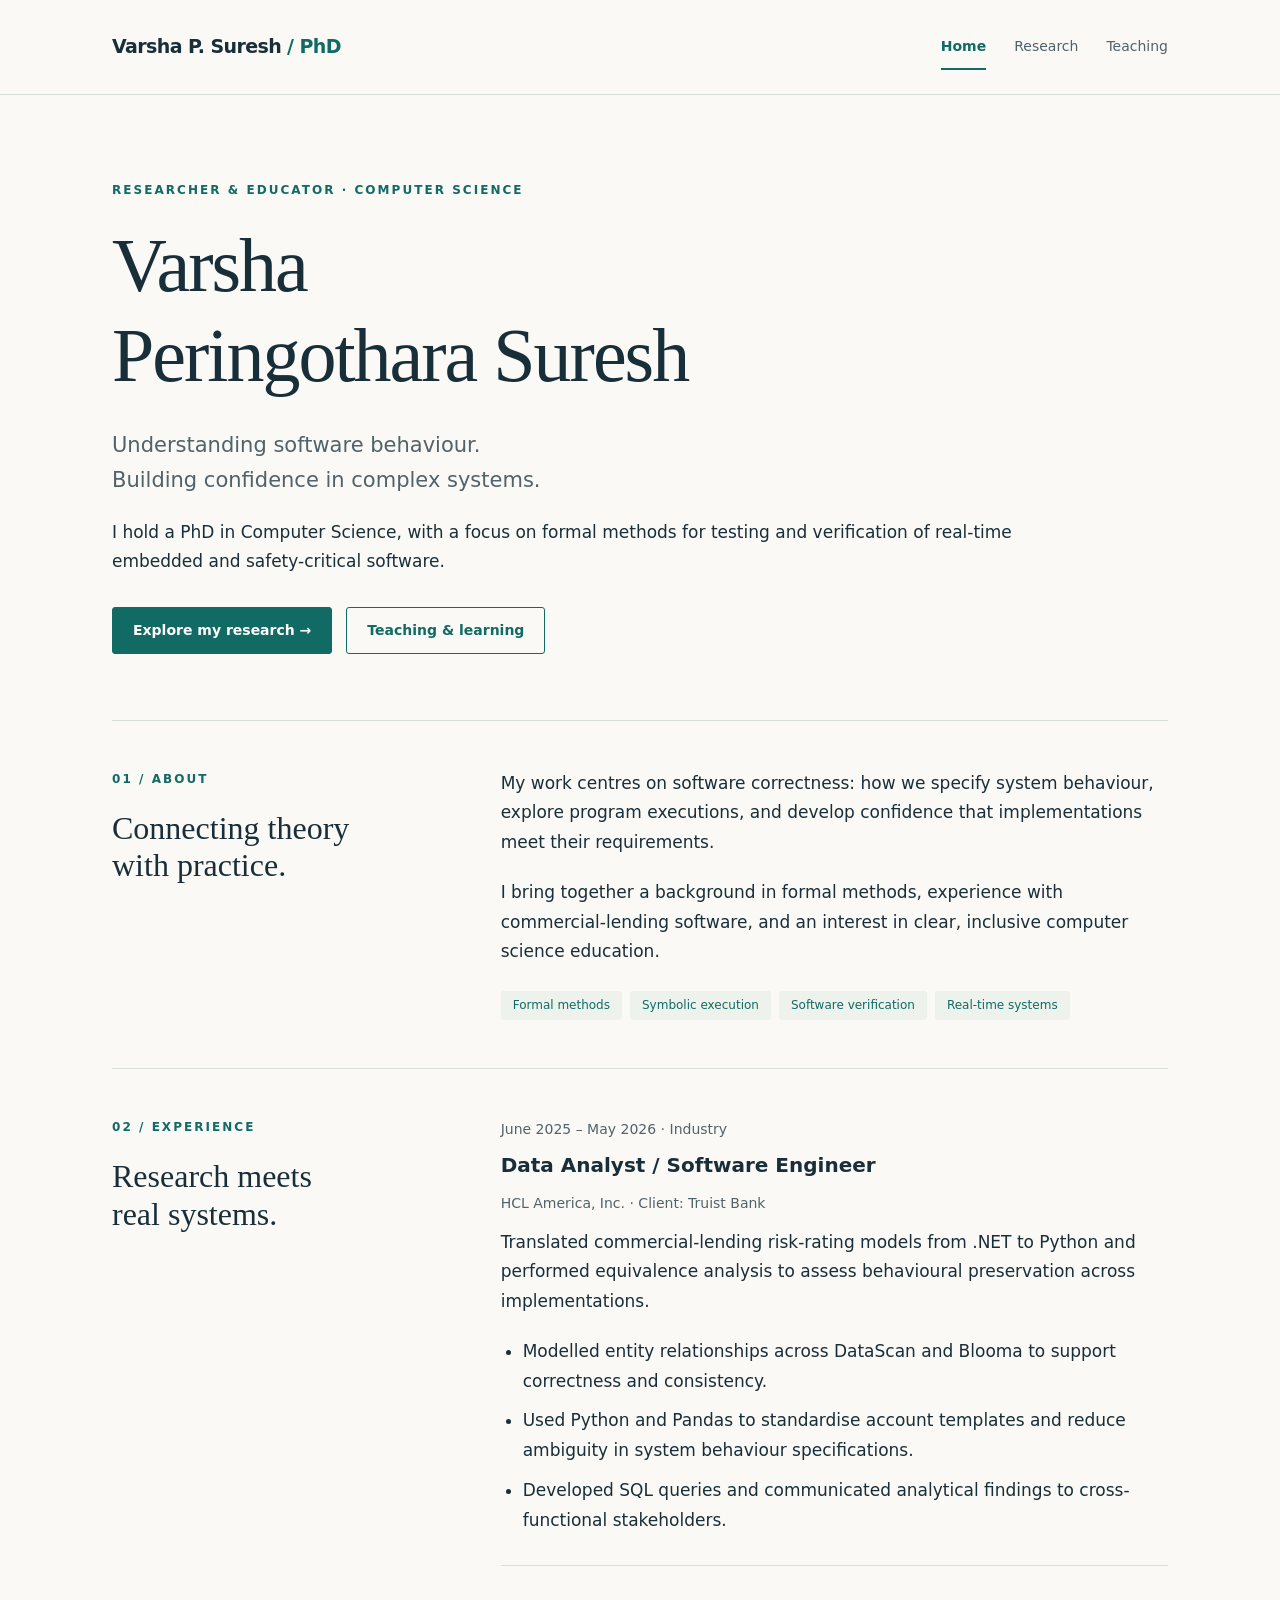
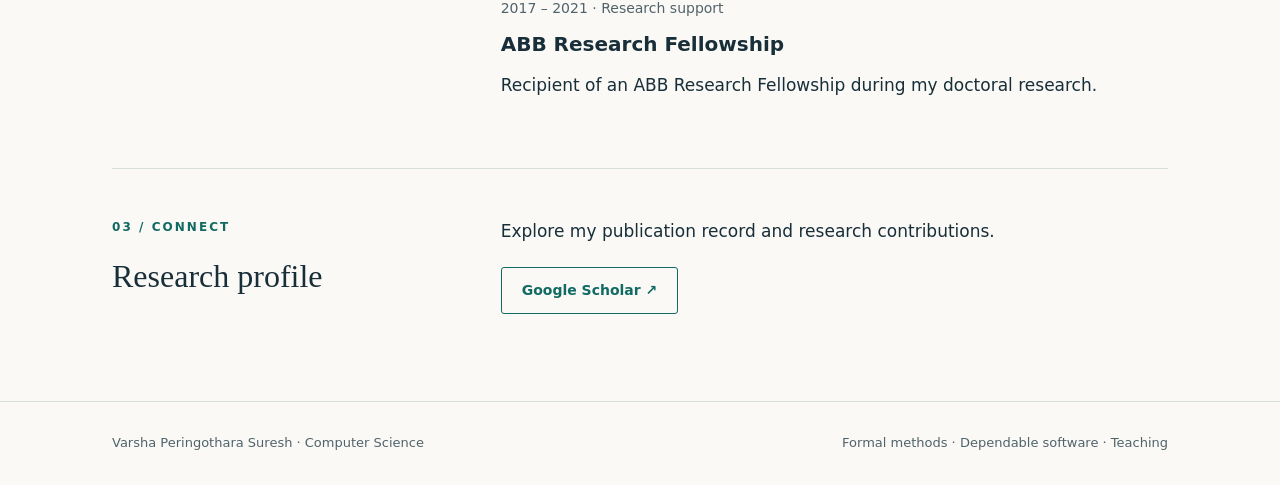
<file: index.html>
<!doctype html>
<html lang="en"><head><meta charset="utf-8"><meta name="viewport" content="width=device-width, initial-scale=1"><meta name="description" content="Main — Varsha Peringothara Suresh. Formal methods, software verification, and computer science education."><title>Main | Varsha Peringothara Suresh</title><link rel="stylesheet" href="assets/style.css"></head>
<body><a class="skip" href="#main">Skip to content</a><header><div class="wrap header-inner"><a class="brand" href="index.html">Varsha P. Suresh<span> / PhD</span></a><nav aria-label="Main navigation"><a href="index.html" aria-current="page">Home</a><a href="research.html">Research</a><a href="teaching.html">Teaching</a></nav></div></header><main class="wrap" id="main"><section class="hero"><p class="eyebrow">Researcher &amp; educator · Computer Science</p><h1>Varsha<br>Peringothara Suresh</h1><p class="lead">Understanding software behaviour.<br>Building confidence in complex systems.</p><p>I hold a PhD in Computer Science, with a focus on formal methods for testing and verification of real-time embedded and safety-critical software.</p><div class="actions"><a class="button primary" href="research.html">Explore my research →</a><a class="button" href="teaching.html">Teaching &amp; learning</a></div></section>
<section class="section split"><div><p class="eyebrow">01 / About</p><h2>Connecting theory<br>with practice.</h2></div><div><p>My work centres on software correctness: how we specify system behaviour, explore program executions, and develop confidence that implementations meet their requirements.</p><p>I bring together a background in formal methods, experience with commercial-lending software, and an interest in clear, inclusive computer science education.</p><div class="tags"><span>Formal methods</span><span>Symbolic execution</span><span>Software verification</span><span>Real-time systems</span></div></div></section>
<section class="section split"><div><p class="eyebrow">02 / Experience</p><h2>Research meets<br>real systems.</h2></div><div><article class="entry"><p class="meta">June 2025 – May 2026 · Industry</p><h3>Data Analyst / Software Engineer</h3><p class="meta">HCL America, Inc. · Client: Truist Bank</p><!-- Add Full-time or Part-time only after confirming the actual arrangement. --><p>Translated commercial-lending risk-rating models from .NET to Python and performed equivalence analysis to assess behavioural preservation across implementations.</p><ul><li>Modelled entity relationships across DataScan and Blooma to support correctness and consistency.</li><li>Used Python and Pandas to standardise account templates and reduce ambiguity in system behaviour specifications.</li><li>Developed SQL queries and communicated analytical findings to cross-functional stakeholders.</li></ul></article><article class="entry"><p class="meta">2017 – 2021 · Research support</p><h3>ABB Research Fellowship</h3><p>Recipient of an ABB Research Fellowship during my doctoral research.</p></article></div></section>
<section class="section split"><div><p class="eyebrow">03 / Connect</p><h2>Research profile</h2></div><div><p>Explore my publication record and research contributions.</p><a class="button" href="https://scholar.google.com/citations?user=YKdP1wgAAAAJ&amp;hl=en">Google Scholar ↗</a><!-- Add verified email, GitHub, ORCID and a CV download here. Example: <a class="button" href="assets/cv.pdf">Download CV</a> --></div></section></main><footer><div class="wrap footer-inner"><span>Varsha Peringothara Suresh · Computer Science</span><span>Formal methods · Dependable software · Teaching</span></div></footer></body></html>
</file>
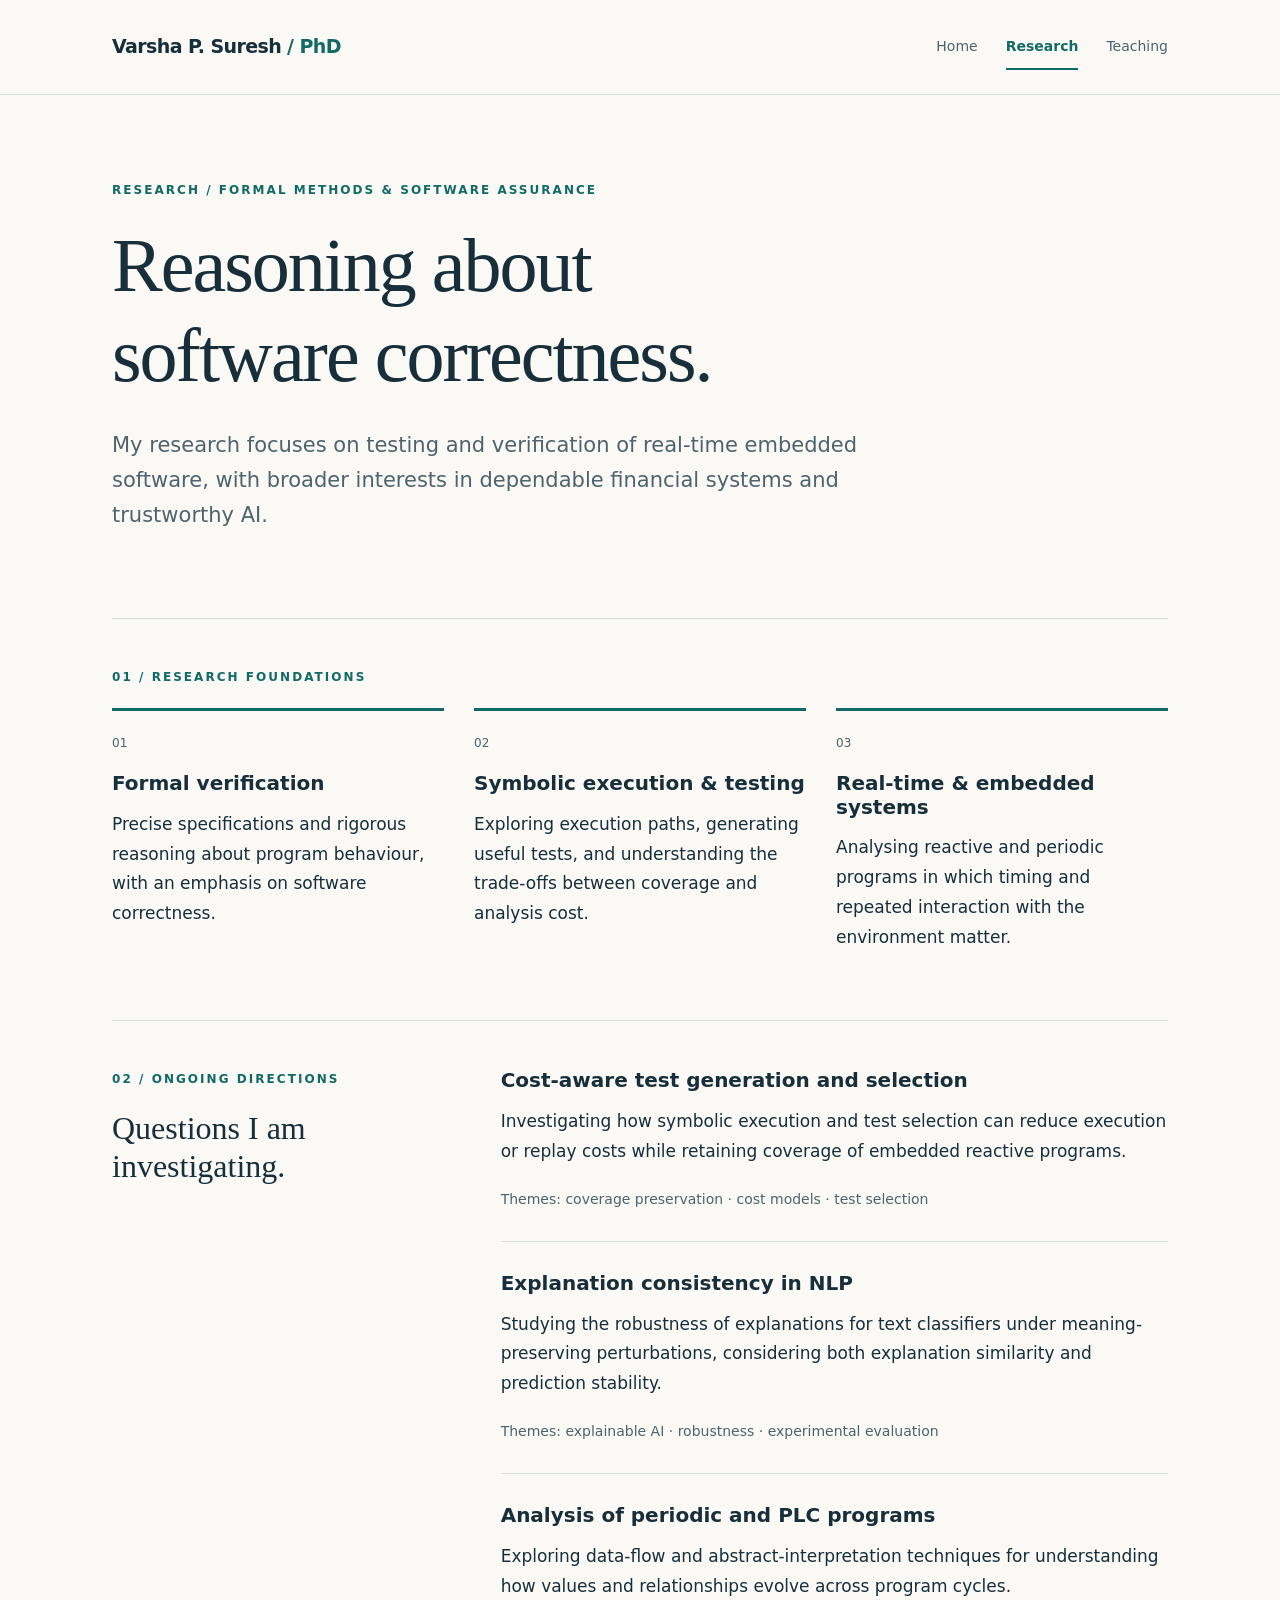
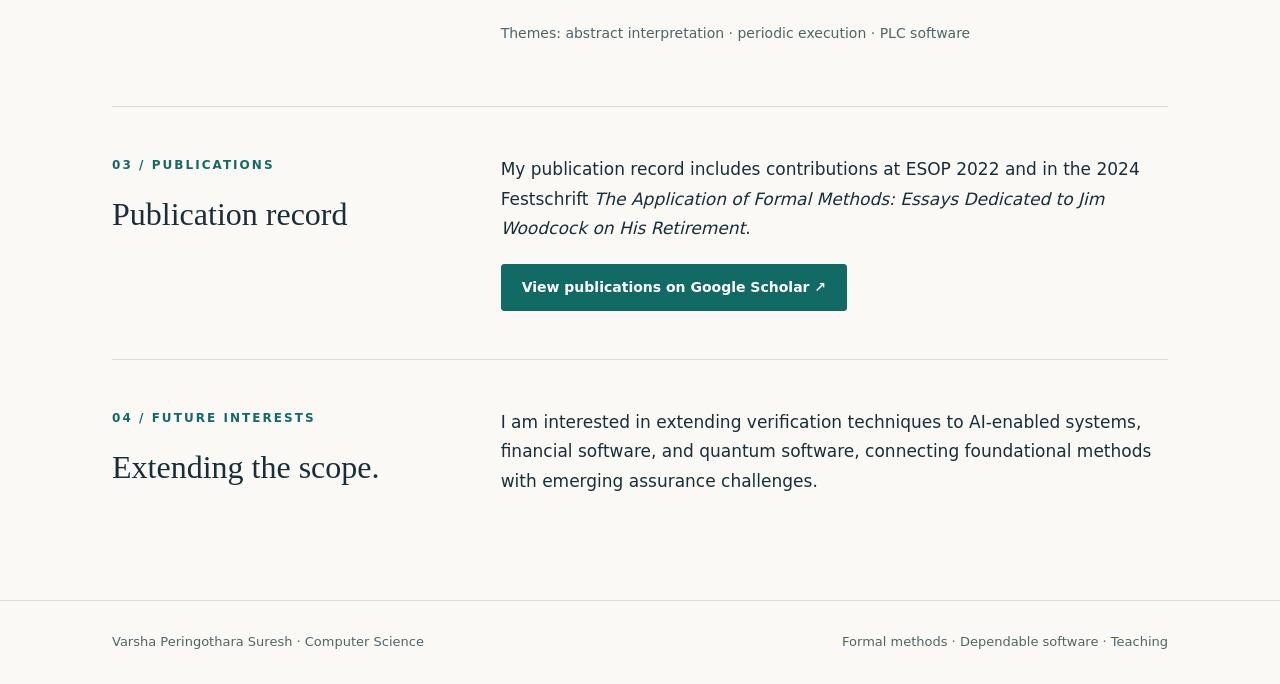
<file: research.html>
<!doctype html>
<html lang="en"><head><meta charset="utf-8"><meta name="viewport" content="width=device-width, initial-scale=1"><meta name="description" content="Research — Varsha Peringothara Suresh. Formal methods, software verification, and computer science education."><title>Research | Varsha Peringothara Suresh</title><link rel="stylesheet" href="assets/style.css"></head>
<body><a class="skip" href="#main">Skip to content</a><header><div class="wrap header-inner"><a class="brand" href="index.html">Varsha P. Suresh<span> / PhD</span></a><nav aria-label="Main navigation"><a href="index.html">Home</a><a href="research.html" aria-current="page">Research</a><a href="teaching.html">Teaching</a></nav></div></header><main class="wrap" id="main"><section class="hero"><p class="eyebrow">Research / Formal methods &amp; software assurance</p><h1>Reasoning about<br>software correctness.</h1><p class="lead">My research focuses on testing and verification of real-time embedded software, with broader interests in dependable financial systems and trustworthy AI.</p></section>
<section class="section"><p class="eyebrow">01 / Research foundations</p><div class="grid"><article class="topic"><span class="number">01</span><h3>Formal verification</h3><p>Precise specifications and rigorous reasoning about program behaviour, with an emphasis on software correctness.</p></article><article class="topic"><span class="number">02</span><h3>Symbolic execution &amp; testing</h3><p>Exploring execution paths, generating useful tests, and understanding the trade-offs between coverage and analysis cost.</p></article><article class="topic"><span class="number">03</span><h3>Real-time &amp; embedded systems</h3><p>Analysing reactive and periodic programs in which timing and repeated interaction with the environment matter.</p></article></div></section>
<section class="section split"><div><p class="eyebrow">02 / Ongoing directions</p><h2>Questions I am<br>investigating.</h2></div><div><article class="entry"><h3>Cost-aware test generation and selection</h3><p>Investigating how symbolic execution and test selection can reduce execution or replay costs while retaining coverage of embedded reactive programs.</p><p class="meta">Themes: coverage preservation · cost models · test selection</p></article><article class="entry"><h3>Explanation consistency in NLP</h3><p>Studying the robustness of explanations for text classifiers under meaning-preserving perturbations, considering both explanation similarity and prediction stability.</p><p class="meta">Themes: explainable AI · robustness · experimental evaluation</p></article><article class="entry"><h3>Analysis of periodic and PLC programs</h3><p>Exploring data-flow and abstract-interpretation techniques for understanding how values and relationships evolve across program cycles.</p><p class="meta">Themes: abstract interpretation · periodic execution · PLC software</p></article></div></section>
<section class="section split"><div><p class="eyebrow">03 / Publications</p><h2>Publication record</h2></div><div><p>My publication record includes contributions at ESOP 2022 and in the 2024 Festschrift <em>The Application of Formal Methods: Essays Dedicated to Jim Woodcock on His Retirement</em>.</p><a class="button primary" href="https://scholar.google.com/citations?user=YKdP1wgAAAAJ&amp;hl=en">View publications on Google Scholar ↗</a><!-- Add exact titles, author order, venue, year, DOI and paper links after checking each citation. Duplicate an .entry block for each publication. --></div></section>
<section class="section split"><div><p class="eyebrow">04 / Future interests</p><h2>Extending the scope.</h2></div><div><p>I am interested in extending verification techniques to AI-enabled systems, financial software, and quantum software, connecting foundational methods with emerging assurance challenges.</p></div></section></main><footer><div class="wrap footer-inner"><span>Varsha Peringothara Suresh · Computer Science</span><span>Formal methods · Dependable software · Teaching</span></div></footer></body></html>
</file>
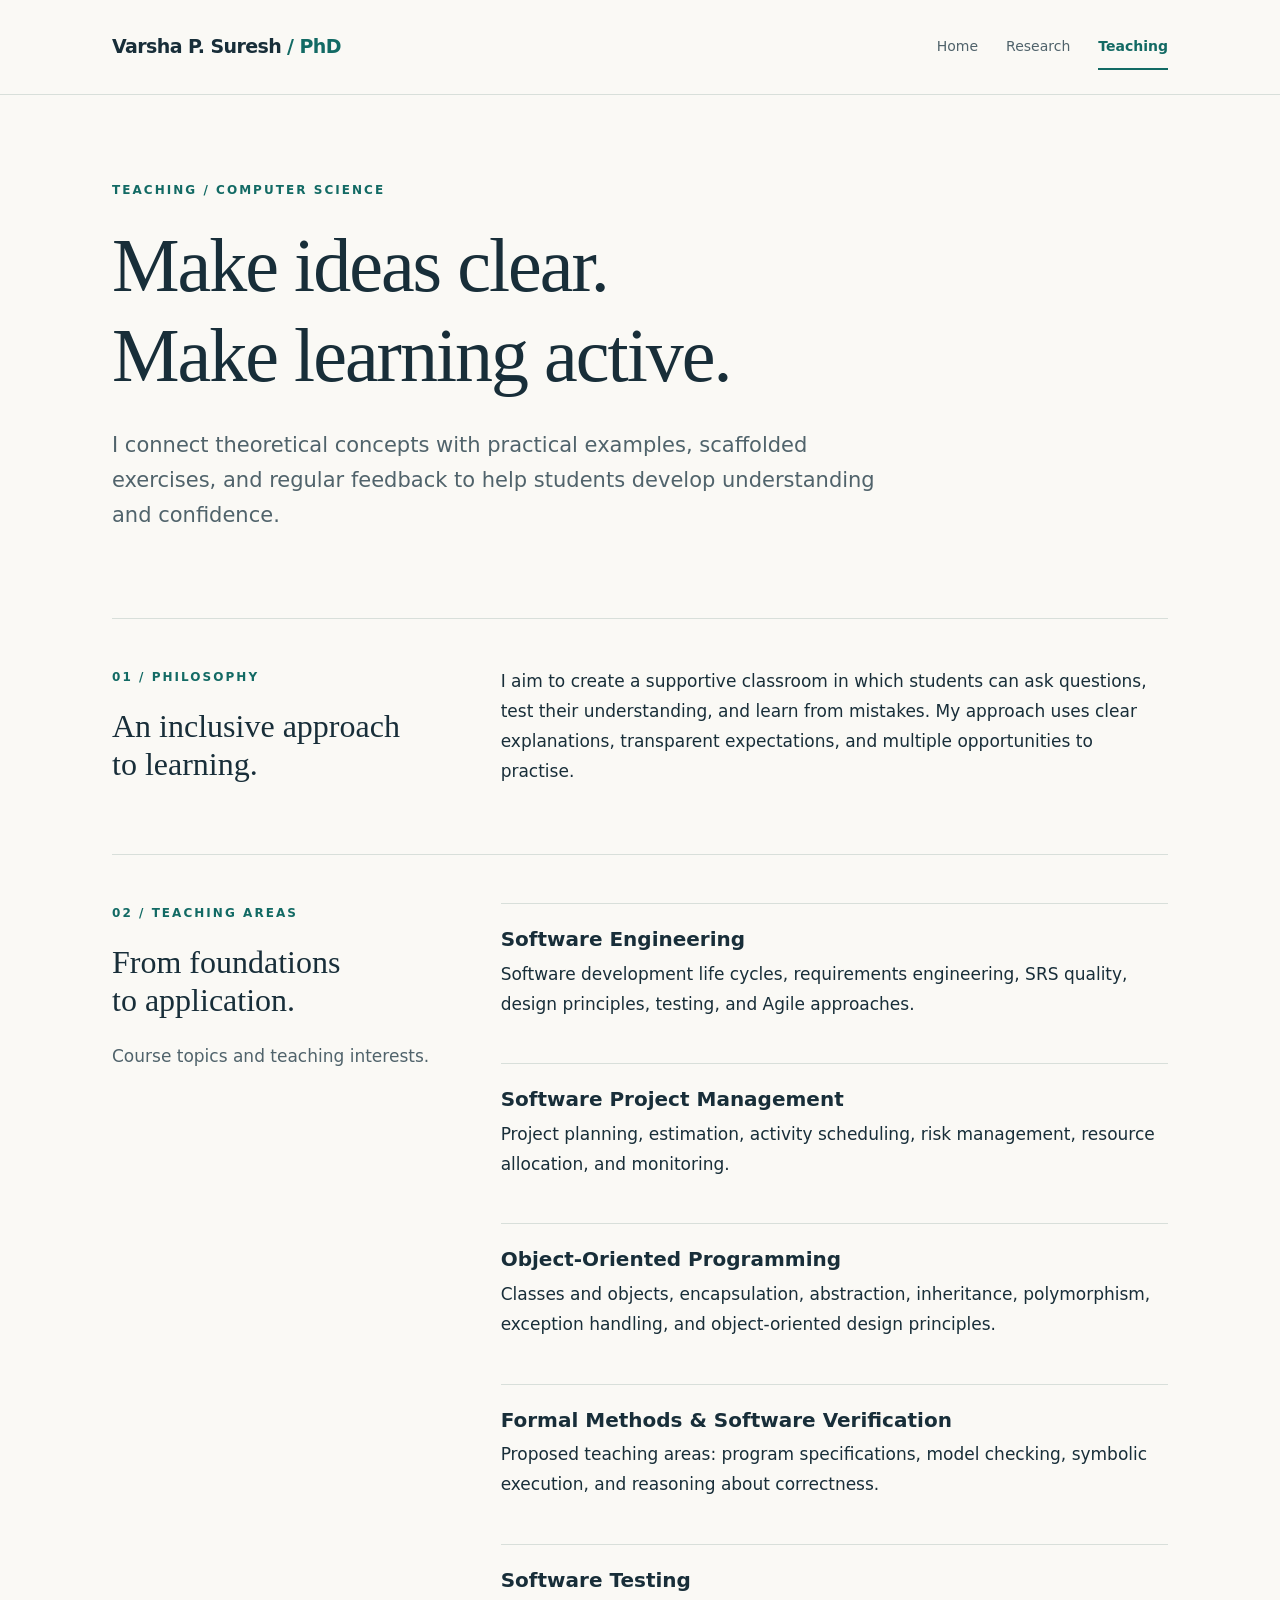
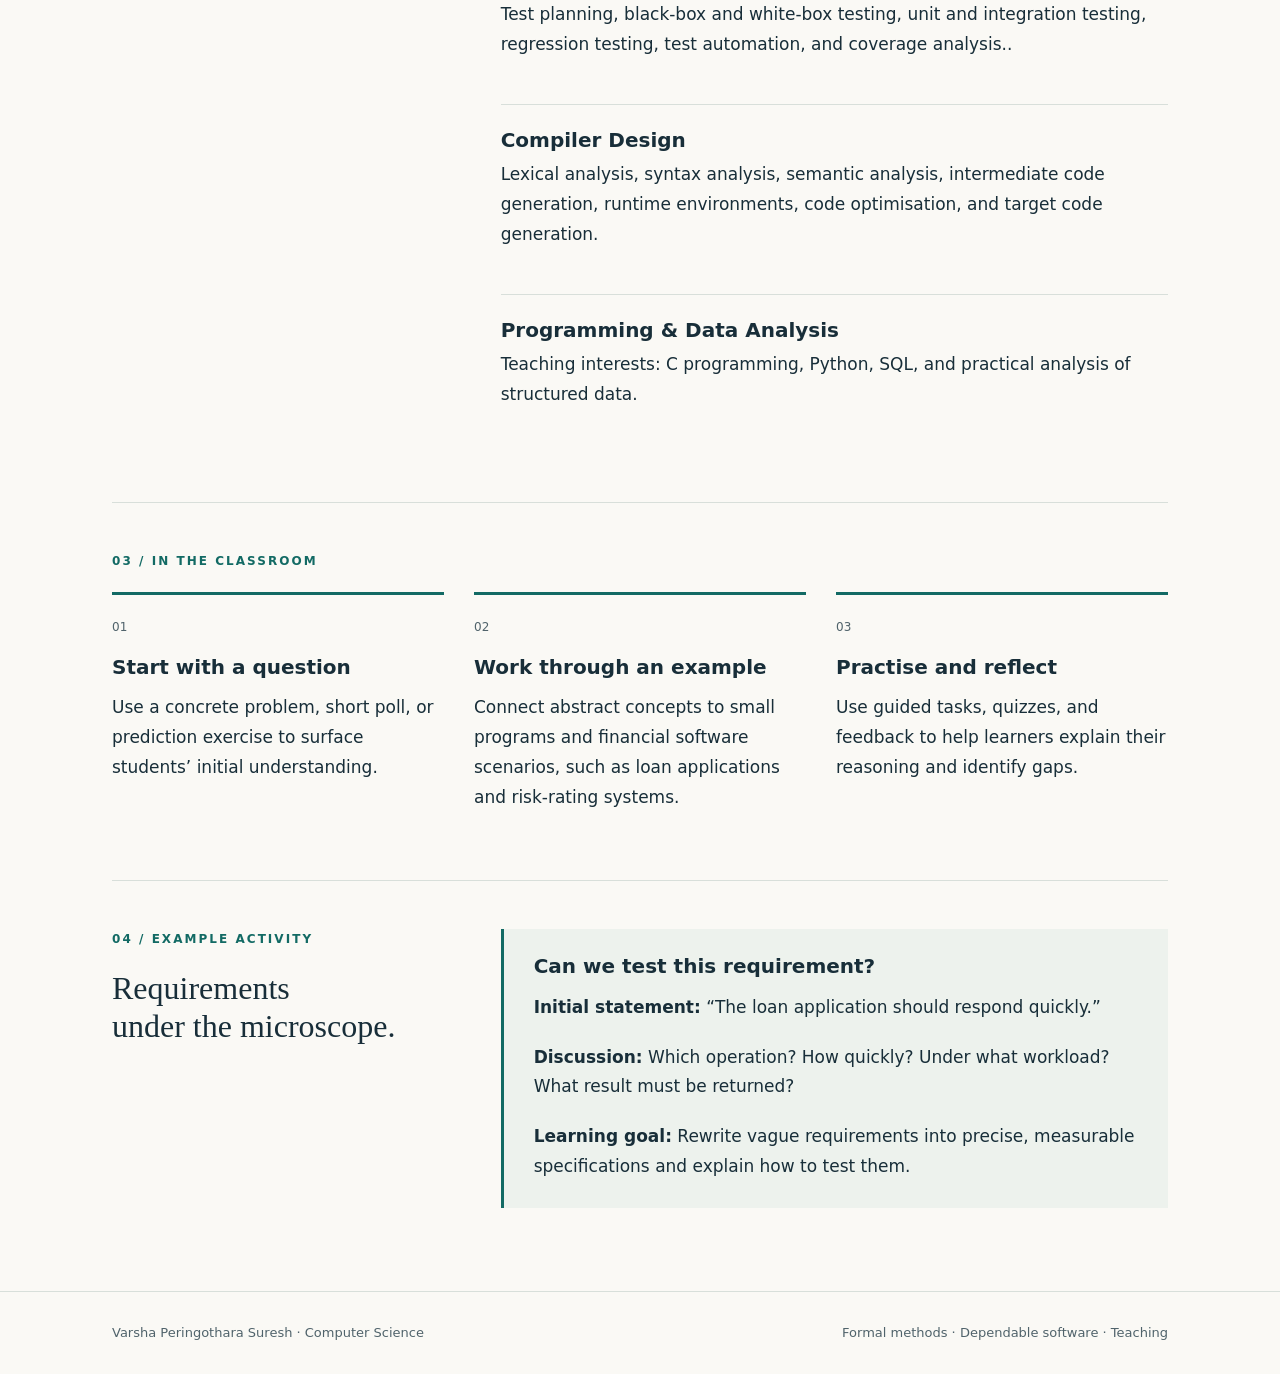
<file: teaching.html>
<!doctype html>
<html lang="en"><head><meta charset="utf-8"><meta name="viewport" content="width=device-width, initial-scale=1"><meta name="description" content="Teaching — Varsha Peringothara Suresh. Formal methods, software verification, and computer science education."><title>Teaching | Varsha Peringothara Suresh</title><link rel="stylesheet" href="assets/style.css"></head>
<body><a class="skip" href="#main">Skip to content</a><header><div class="wrap header-inner"><a class="brand" href="index.html">Varsha P. Suresh<span> / PhD</span></a><nav aria-label="Main navigation"><a href="index.html">Home</a><a href="research.html">Research</a><a href="teaching.html" aria-current="page">Teaching</a></nav></div></header><main class="wrap" id="main"><section class="hero"><p class="eyebrow">Teaching / Computer Science</p><h1>Make ideas clear.<br>Make learning active.</h1><p class="lead">I connect theoretical concepts with practical examples, scaffolded exercises, and regular feedback to help students develop understanding and confidence.</p></section>
<section class="section split"><div><p class="eyebrow">01 / Philosophy</p><h2>An inclusive approach<br>to learning.</h2></div><div><p>I aim to create a supportive classroom in which students can ask questions, test their understanding, and learn from mistakes. My approach uses clear explanations, transparent expectations, and multiple opportunities to practise.</p><p><!--During my PhD studies, I worked with a student with a visual impairment. This experience informs my commitment to accessible materials and responsiveness to individual learning needs.
-->
</p></div></section>

<section class="section split"><div><p class="eyebrow">02 / Teaching areas</p><h2>From foundations<br>to application.</h2><p class="muted">Course topics and teaching interests.</p></div><div><!-- Add institution, official course code, semester, role and employment type only when verified. --><article class="course"><h3>Software Engineering</h3><p>Software development life cycles, requirements engineering, SRS quality, design principles, testing, and Agile approaches.</p></article><article class="course"><h3>Software Project Management</h3><p>Project planning, estimation, activity scheduling, risk management, resource allocation, and monitoring.</p></article><article class="course"><h3>Object-Oriented Programming</h3><p>Classes and objects, encapsulation, abstraction, inheritance, polymorphism, exception handling, and object-oriented design principles.</p></article><article class="course"><h3>Formal Methods &amp; Software Verification</h3><p>Proposed teaching areas: program specifications, model checking, symbolic execution, and reasoning about correctness.</p></article><article class="course"><h3>Software Testing</h3><p>Test planning, black-box and white-box testing, unit and integration testing, regression testing, test automation, and coverage analysis..</p></article><article class="course"><h3>Compiler Design</h3><p>Lexical analysis, syntax analysis, semantic analysis, intermediate code generation, runtime environments, code optimisation, and target code generation.</p></article><article class="course"><h3>Programming &amp; Data Analysis</h3><p>Teaching interests: C programming, Python, SQL, and practical analysis of structured data.</p></article></div></section>


<section class="section"><p class="eyebrow">03 / In the classroom</p><div class="grid"><article class="topic"><span class="number">01</span><h3>Start with a question</h3><p>Use a concrete problem, short poll, or prediction exercise to surface students’ initial understanding.</p></article><article class="topic"><span class="number">02</span><h3>Work through an example</h3><p>Connect abstract concepts to small programs and financial software scenarios, such as loan applications and risk-rating systems.</p></article><article class="topic"><span class="number">03</span><h3>Practise and reflect</h3><p>Use guided tasks, quizzes, and feedback to help learners explain their reasoning and identify gaps.</p></article></div></section>
<section class="section split"><div><p class="eyebrow">04 / Example activity</p><h2>Requirements<br>under the microscope.</h2></div><div class="note"><h3>Can we test this requirement?</h3><p><strong>Initial statement:</strong> “The loan application should respond quickly.”</p><p><strong>Discussion:</strong> Which operation? How quickly? Under what workload? What result must be returned?</p><p><strong>Learning goal:</strong> Rewrite vague requirements into precise, measurable specifications and explain how to test them.</p></div></section></main><footer><div class="wrap footer-inner"><span>Varsha Peringothara Suresh · Computer Science</span><span>Formal methods · Dependable software · Teaching</span></div></footer></body></html>
</file>
<file: assets/style.css>
/* Edit the palette here. No external fonts or dependencies. */
:root{--ink:#182e39;--muted:#50636b;--accent:#126a64;--paper:#faf9f5;--line:#d8dfda;--tint:#edf2ed}*{box-sizing:border-box}html{scroll-behavior:smooth}body{margin:0;background:var(--paper);color:var(--ink);font:17px/1.75 system-ui,-apple-system,BlinkMacSystemFont,"Segoe UI",sans-serif}a{color:var(--accent);text-underline-offset:5px}a:hover{text-decoration-thickness:2px}a:focus-visible{outline:3px solid #b05b25;outline-offset:5px}.wrap{max-width:1120px;margin:auto;padding:0 32px}.skip{position:absolute;left:16px;top:-100px;background:white;padding:12px;z-index:10}.skip:focus{top:10px}header{border-bottom:1px solid var(--line)}.header-inner{display:flex;align-items:center;justify-content:space-between;gap:24px;min-height:94px}.brand{text-decoration:none;color:var(--ink);font-weight:750;letter-spacing:-.6px;font-size:19px}.brand span{color:var(--accent)}nav{display:flex;gap:28px}nav a{font-size:14px;text-decoration:none;color:var(--muted);padding:10px 0}nav a[aria-current=page]{border-bottom:2px solid var(--accent);color:var(--accent);font-weight:700}.hero{padding:85px 0 66px;max-width:900px}.eyebrow{text-transform:uppercase;letter-spacing:.17em;font-size:12px;font-weight:750;color:var(--accent);margin:0 0 20px}h1,h2,h3{line-height:1.18}h1{font-family:Georgia,serif;font-size:clamp(40px,6.4vw,76px);font-weight:400;letter-spacing:-2px;margin:0 0 28px}h2{font-family:Georgia,serif;font-size:32px;font-weight:400;margin:0 0 22px}h3{font-size:20px;margin:0 0 14px}p{margin:0 0 20px}.lead{font-size:21px;line-height:1.65;color:var(--muted);max-width:780px}.actions{display:flex;flex-wrap:wrap;gap:14px;margin-top:30px}.button{display:inline-block;border:1px solid var(--accent);border-radius:3px;padding:10px 20px;font-size:14px;font-weight:650;text-decoration:none}.button.primary{background:var(--accent);color:white}.section{padding:48px 0;border-top:1px solid var(--line)}.split{display:grid;grid-template-columns:1fr 2fr;gap:55px}.grid{display:grid;grid-template-columns:repeat(3,1fr);gap:30px}.topic{border-top:3px solid var(--accent);padding-top:22px}.topic .number{font-size:12px;color:var(--muted);display:block;margin-bottom:18px}.muted{color:var(--muted)}.meta{font-size:14px;color:var(--muted);margin-bottom:12px}.entry+.entry{border-top:1px solid var(--line);padding-top:30px;margin-top:30px}.tags{display:flex;flex-wrap:wrap;gap:8px;margin:24px 0 0}.tags span{background:var(--tint);color:var(--accent);padding:4px 12px;font-size:12px;border-radius:3px}ul{padding-left:22px;margin:12px 0 0}li{margin-bottom:10px}.note{background:var(--tint);padding:26px 30px;border-left:3px solid var(--accent)}.note p:last-child{margin:0}footer{border-top:1px solid var(--line);margin-top:35px;padding:30px 0;color:var(--muted);font-size:13px}.footer-inner{display:flex;justify-content:space-between;gap:20px}.course{padding:24px 0;border-top:1px solid var(--line)}.course h3{margin-bottom:8px}@media(max-width:760px){.wrap{padding:0 22px}.header-inner{align-items:flex-start;flex-direction:column;gap:6px;padding-top:20px;padding-bottom:15px}nav{gap:24px}.hero{padding:48px 0 42px}.lead{font-size:19px}.split,.grid{grid-template-columns:1fr;gap:26px}.section{padding:36px 0}h1{letter-spacing:-1px}.footer-inner{flex-direction:column;gap:5px}}@media(prefers-reduced-motion:reduce){html{scroll-behavior:auto}}
</file>
